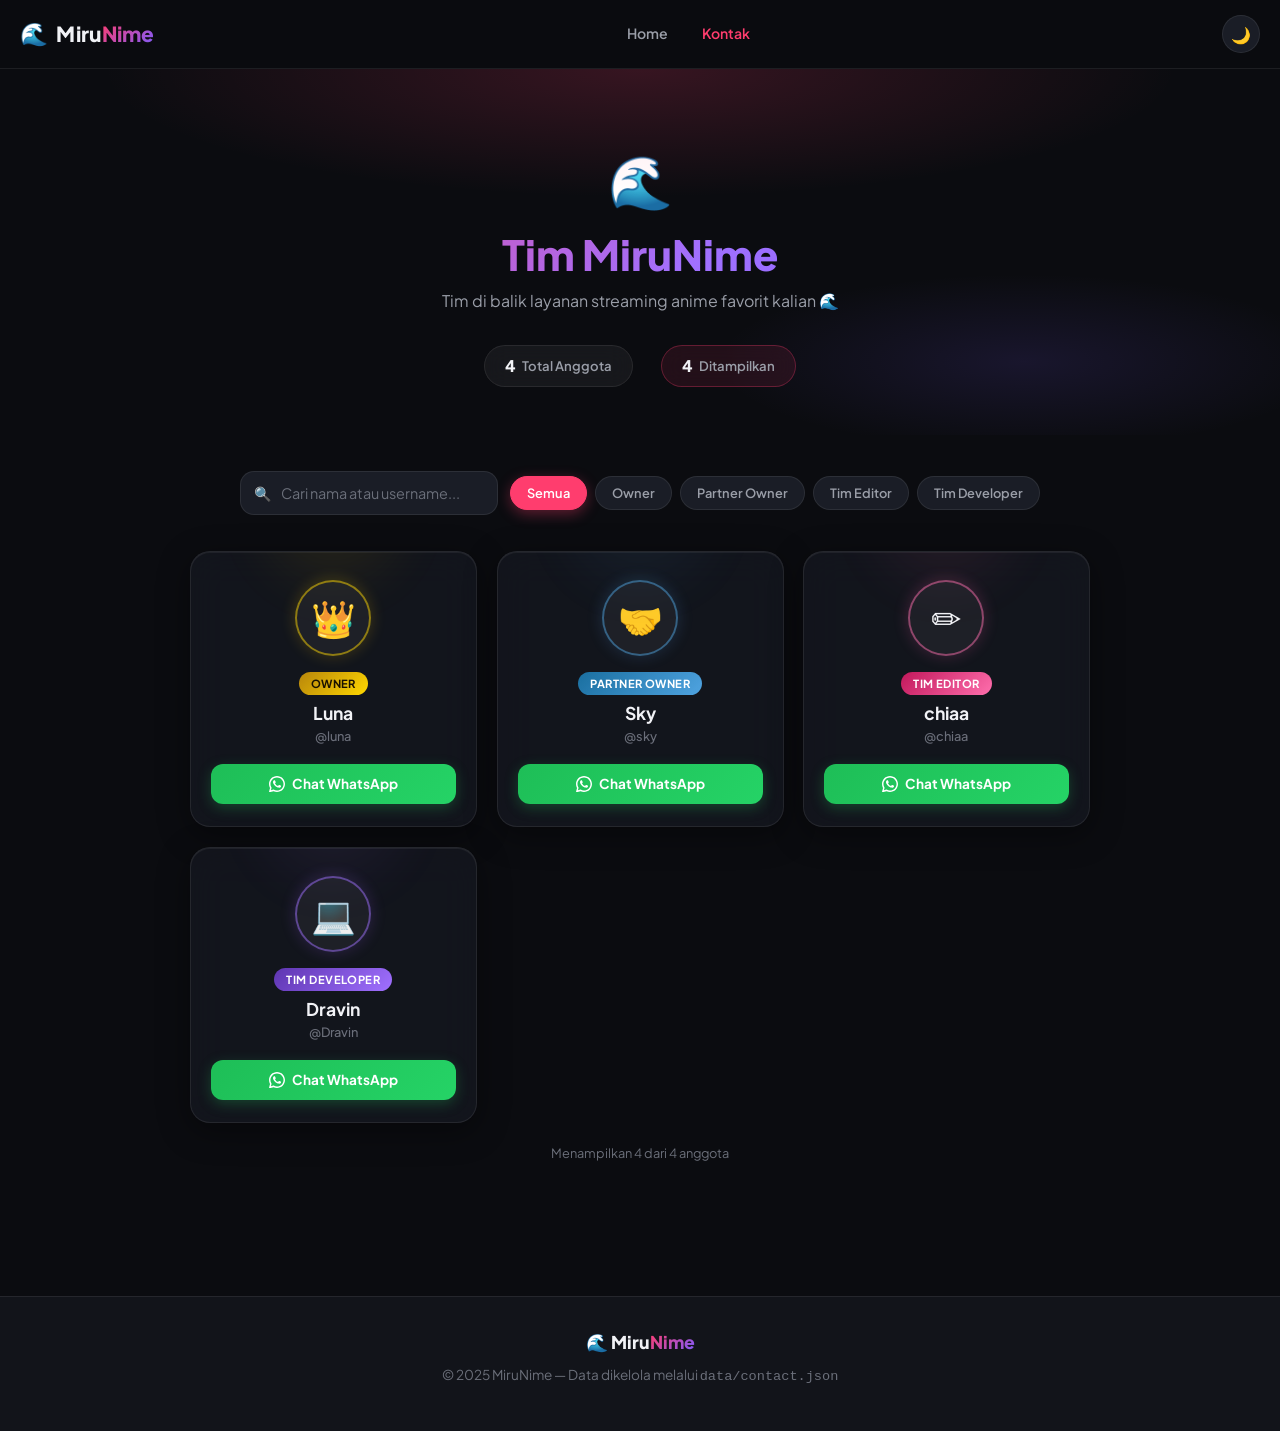
<file: kontak.html>
<!DOCTYPE html>
<html lang="id">
<head>
<meta charset="UTF-8">
<meta name="viewport" content="width=device-width, initial-scale=1.0">
<title>Kontak Tim — MiruNime</title>
<meta name="description" content="Hubungi tim MiruNime — Owner, Developer, dan Editor siap membantu kalian.">
<link rel="icon" href="data:image/svg+xml,<svg xmlns=%22http://www.w3.org/2000/svg%22 viewBox=%220 0 100 100%22><text y=%22.9em%22 font-size=%2290%22>🌊</text></svg>">
<link rel="stylesheet" href="css/style.css">
<style>
  /* ── KONTAK PAGE SPECIFIC ── */
  @import url('https://fonts.googleapis.com/css2?family=Plus+Jakarta+Sans:wght@400;500;600;700;800&display=swap');

  body { font-family: 'Plus Jakarta Sans', 'Segoe UI', system-ui, sans-serif; }

  /* ── HERO ── */
  .kontak-hero {
    position: relative;
    padding: 72px 0 48px;
    text-align: center;
    overflow: hidden;
  }
  .kontak-hero::before {
    content: '';
    position: absolute;
    inset: 0;
    background:
      radial-gradient(ellipse 60% 50% at 50% 0%, rgba(255,61,110,0.18) 0%, transparent 70%),
      radial-gradient(ellipse 40% 40% at 80% 80%, rgba(124,92,255,0.12) 0%, transparent 60%);
    pointer-events: none;
  }
  .hero-wave {
    font-size: 52px;
    margin-bottom: 12px;
    display: block;
    animation: floatWave 3s ease-in-out infinite;
  }
  @keyframes floatWave {
    0%,100% { transform: translateY(0) rotate(-3deg); }
    50%      { transform: translateY(-8px) rotate(3deg); }
  }
  .hero-title {
    font-size: clamp(1.8rem, 4vw, 2.6rem);
    font-weight: 800;
    line-height: 1.15;
    margin: 0 0 10px;
    background: linear-gradient(135deg, #ff3d6e 0%, #a070ff 55%, #7c5cff 100%);
    -webkit-background-clip: text;
    -webkit-text-fill-color: transparent;
    background-clip: text;
  }
  .hero-tagline {
    color: var(--text-dim);
    font-size: 1rem;
    margin: 0 auto;
    max-width: 480px;
  }

  /* ── STATS BAR ── */
  .stats-bar {
    display: flex;
    justify-content: center;
    gap: 28px;
    margin: 32px auto 0;
    flex-wrap: wrap;
  }
  .stat-chip {
    background: rgba(255,255,255,0.05);
    border: 1px solid var(--border);
    backdrop-filter: blur(12px);
    border-radius: 999px;
    padding: 8px 20px;
    font-size: 0.82rem;
    font-weight: 600;
    display: flex;
    align-items: center;
    gap: 6px;
    color: var(--text-dim);
    transition: background .2s;
  }
  .stat-chip .stat-n {
    font-size: 1rem;
    font-weight: 800;
    color: var(--text);
  }
  .stat-chip.active { background: rgba(255,61,110,0.1); border-color: rgba(255,61,110,0.3); }

  /* ── CONTROLS ── */
  .kontak-controls {
    max-width: 800px;
    margin: 36px auto 0;
    display: flex;
    gap: 12px;
    flex-wrap: wrap;
    align-items: center;
  }
  .kontak-search-wrap {
    position: relative;
    flex: 1;
    min-width: 200px;
  }
  .kontak-search-wrap .search-icon {
    position: absolute;
    left: 14px;
    top: 50%;
    transform: translateY(-50%);
    font-size: 14px;
    color: var(--text-faint);
    pointer-events: none;
  }
  .kontak-search {
    width: 100%;
    background: var(--bg-elevated);
    border: 1px solid var(--border);
    border-radius: var(--radius);
    padding: 12px 14px 12px 40px;
    color: var(--text);
    font-size: 0.9rem;
    font-family: inherit;
    outline: none;
    transition: border-color .2s, box-shadow .2s;
  }
  .kontak-search:focus {
    border-color: rgba(255,61,110,0.5);
    box-shadow: 0 0 0 3px rgba(255,61,110,0.1);
  }
  .kontak-search::placeholder { color: var(--text-faint); }

  .filter-group {
    display: flex;
    gap: 8px;
    flex-wrap: wrap;
  }
  .filter-btn {
    background: var(--bg-elevated);
    border: 1px solid var(--border);
    border-radius: 999px;
    padding: 8px 16px;
    color: var(--text-dim);
    font-size: 0.8rem;
    font-weight: 600;
    font-family: inherit;
    cursor: pointer;
    transition: all .2s;
    white-space: nowrap;
  }
  .filter-btn:hover { border-color: rgba(255,255,255,0.2); color: var(--text); }
  .filter-btn.active {
    background: var(--accent);
    border-color: var(--accent);
    color: #fff;
    box-shadow: 0 4px 14px rgba(255,61,110,0.35);
  }

  /* ── GRID ── */
  .team-grid {
    max-width: 900px;
    margin: 36px auto 0;
    display: grid;
    grid-template-columns: repeat(auto-fill, minmax(220px, 1fr));
    gap: 20px;
  }

  /* ── CARD ── */
  .team-card {
    position: relative;
    background: rgba(22,24,33,0.75);
    border: 1px solid rgba(255,255,255,0.08);
    border-radius: 20px;
    padding: 28px 20px 22px;
    text-align: center;
    backdrop-filter: blur(18px) saturate(140%);
    -webkit-backdrop-filter: blur(18px) saturate(140%);
    box-shadow: 0 8px 32px rgba(0,0,0,0.4), inset 0 1px 0 rgba(255,255,255,0.06);
    transition: transform .25s ease, box-shadow .25s ease, border-color .25s ease;
    animation: cardIn .45s ease both;
    overflow: hidden;
  }
  .team-card::before {
    content: '';
    position: absolute;
    top: -40%;
    left: 50%;
    transform: translateX(-50%);
    width: 140px;
    height: 140px;
    border-radius: 50%;
    opacity: 0.07;
    filter: blur(30px);
    pointer-events: none;
    transition: opacity .3s;
  }
  .team-card:hover {
    transform: translateY(-6px);
    box-shadow: 0 20px 50px rgba(0,0,0,0.5), inset 0 1px 0 rgba(255,255,255,0.08);
  }
  .team-card:hover::before { opacity: 0.14; }

  /* per-role glow */
  .team-card[data-role="Owner"]::before         { background: #ffd700; }
  .team-card[data-role="Partner Owner"]::before  { background: #4fa3e0; }
  .team-card[data-role="Tim Editor"]::before     { background: #ff6fad; }
  .team-card[data-role="Tim Developer"]::before  { background: #a070ff; }

  .team-card[data-role="Owner"]:hover        { border-color: rgba(255,215,0,0.3); }
  .team-card[data-role="Partner Owner"]:hover { border-color: rgba(79,163,224,0.3); }
  .team-card[data-role="Tim Editor"]:hover    { border-color: rgba(255,111,173,0.3); }
  .team-card[data-role="Tim Developer"]:hover { border-color: rgba(160,112,255,0.3); }

  @keyframes cardIn {
    from { opacity:0; transform:translateY(24px) scale(0.97); }
    to   { opacity:1; transform:translateY(0)   scale(1); }
  }

  /* ── AVATAR ── */
  .card-avatar {
    width: 76px;
    height: 76px;
    border-radius: 50%;
    margin: 0 auto 14px;
    display: flex;
    align-items: center;
    justify-content: center;
    font-size: 36px;
    background: rgba(255,255,255,0.05);
    border: 2px solid rgba(255,255,255,0.1);
    box-shadow: 0 4px 20px rgba(0,0,0,0.3);
    overflow: hidden;
    transition: transform .25s ease, box-shadow .25s ease;
  }
  .team-card:hover .card-avatar {
    transform: scale(1.08);
    box-shadow: 0 8px 28px rgba(0,0,0,0.45);
  }
  .card-avatar img {
    width: 100%;
    height: 100%;
    object-fit: cover;
    border-radius: 50%;
  }

  /* per-role avatar ring */
  .team-card[data-role="Owner"]        .card-avatar { border-color: rgba(255,215,0,0.5); box-shadow: 0 0 16px rgba(255,215,0,0.2); }
  .team-card[data-role="Partner Owner"] .card-avatar { border-color: rgba(79,163,224,0.5); box-shadow: 0 0 16px rgba(79,163,224,0.2); }
  .team-card[data-role="Tim Editor"]    .card-avatar { border-color: rgba(255,111,173,0.5); box-shadow: 0 0 16px rgba(255,111,173,0.2); }
  .team-card[data-role="Tim Developer"] .card-avatar { border-color: rgba(160,112,255,0.5); box-shadow: 0 0 16px rgba(160,112,255,0.2); }

  /* ── ROLE BADGE ── */
  .role-badge {
    display: inline-block;
    padding: 3px 12px;
    border-radius: 999px;
    font-size: 0.7rem;
    font-weight: 700;
    letter-spacing: 0.04em;
    text-transform: uppercase;
    margin-bottom: 8px;
  }
  .badge-owner         { background: linear-gradient(135deg, #b8860b, #ffd700); color: #1a1200; }
  .badge-partner-owner { background: linear-gradient(135deg, #1a6fa0, #4fa3e0); color: #fff; }
  .badge-tim-editor    { background: linear-gradient(135deg, #c2185b, #ff6fad); color: #fff; }
  .badge-tim-developer { background: linear-gradient(135deg, #5e35b1, #a070ff); color: #fff; }

  /* ── CARD TEXT ── */
  .card-name {
    font-size: 1.1rem;
    font-weight: 700;
    color: var(--text);
    margin: 0 0 3px;
    line-height: 1.2;
  }
  .card-handle {
    font-size: 0.8rem;
    color: var(--text-faint);
    margin: 0 0 18px;
    font-weight: 500;
  }

  /* ── WA BUTTON ── */
  .wa-btn {
    display: flex;
    align-items: center;
    justify-content: center;
    gap: 7px;
    width: 100%;
    padding: 10px 0;
    border-radius: 12px;
    border: none;
    background: linear-gradient(135deg, #1ebe57, #25d366);
    color: #fff;
    font-size: 0.85rem;
    font-weight: 700;
    font-family: inherit;
    cursor: pointer;
    text-decoration: none;
    transition: filter .2s, transform .15s, box-shadow .2s;
    box-shadow: 0 4px 14px rgba(37,211,102,0.25);
  }
  .wa-btn:hover {
    filter: brightness(1.1);
    transform: translateY(-1px);
    box-shadow: 0 6px 20px rgba(37,211,102,0.4);
  }
  .wa-btn:active { transform: translateY(0); }
  .wa-btn svg { flex-shrink: 0; }

  /* ── EMPTY STATE ── */
  .empty-state {
    grid-column: 1 / -1;
    text-align: center;
    padding: 60px 20px;
    animation: cardIn .4s ease;
  }
  .empty-icon { font-size: 52px; margin-bottom: 16px; display: block; }
  .empty-title { font-size: 1.1rem; font-weight: 700; color: var(--text); margin: 0 0 6px; }
  .empty-desc { font-size: 0.88rem; color: var(--text-faint); margin: 0; }

  /* ── ERROR STATE ── */
  .error-state {
    max-width: 420px;
    margin: 48px auto;
    background: rgba(255,77,77,0.08);
    border: 1px solid rgba(255,77,77,0.25);
    border-radius: var(--radius);
    padding: 32px 24px;
    text-align: center;
    animation: cardIn .4s ease;
  }
  .error-icon { font-size: 40px; margin-bottom: 12px; display: block; }
  .error-title { font-size: 1rem; font-weight: 700; color: #ff4d4d; margin: 0 0 6px; }
  .error-desc { font-size: 0.84rem; color: var(--text-dim); margin: 0 0 18px; }
  .error-retry {
    background: #ff4d4d;
    color: #fff;
    border: none;
    border-radius: var(--radius-sm);
    padding: 9px 22px;
    font-size: 0.85rem;
    font-weight: 700;
    font-family: inherit;
    cursor: pointer;
    transition: filter .2s;
  }
  .error-retry:hover { filter: brightness(1.15); }

  /* ── SKELETON ── */
  .skeleton-card {
    background: var(--bg-elevated);
    border: 1px solid var(--border);
    border-radius: 20px;
    padding: 28px 20px 22px;
    text-align: center;
  }
  .skel {
    background: linear-gradient(90deg, var(--skeleton-base) 25%, var(--skeleton-shine) 50%, var(--skeleton-base) 75%);
    background-size: 200% 100%;
    animation: shimmer 1.4s infinite;
    border-radius: 999px;
    margin: 0 auto;
  }
  @keyframes shimmer {
    from { background-position: 200% 0; }
    to   { background-position: -200% 0; }
  }
  .skel-circle  { width:76px; height:76px; border-radius:50%; margin-bottom:14px; }
  .skel-badge   { width:90px; height:20px; margin-bottom:8px; }
  .skel-name    { width:120px; height:18px; margin-bottom:6px; }
  .skel-handle  { width:80px; height:14px; margin-bottom:18px; }
  .skel-btn     { width:100%; height:38px; border-radius:12px; }

  /* ── SECTION WRAPPER ── */
  .kontak-section {
    padding: 0 20px 80px;
  }

  /* ── BACK LINK ── */
  .back-link {
    display: inline-flex;
    align-items: center;
    gap: 6px;
    color: var(--text-dim);
    font-size: 0.85rem;
    font-weight: 600;
    margin-bottom: 0;
    padding: 10px 0;
    transition: color .2s;
    text-decoration: none;
  }
  .back-link:hover { color: var(--accent); }

  /* ── RESULT COUNT ── */
  .result-count {
    font-size: 0.8rem;
    color: var(--text-faint);
    text-align: center;
    margin-top: 20px;
    min-height: 1.2em;
  }

  @media (max-width: 600px) {
    .kontak-controls { flex-direction: column; }
    .filter-group    { justify-content: center; }
    .team-grid       { grid-template-columns: repeat(2, 1fr); gap: 14px; }
    .stats-bar       { gap: 10px; }
  }
  @media (max-width: 380px) {
    .team-grid { grid-template-columns: 1fr; }
  }

  @media (prefers-reduced-motion: reduce) {
    .team-card, .hero-wave, .skel, .card-avatar { animation: none !important; transition: none !important; }
  }
</style>
</head>
<body>

<!-- ===================== HEADER ===================== -->
<header class="site-header" id="siteHeader">
  <div class="header-inner container">
    <a href="index.html" class="brand">
      <span class="brand-mark">🌊</span>
      <span class="brand-text">Miru<span class="accent">Nime</span></span>
    </a>
    <nav class="main-nav">
      <a href="index.html" class="nav-link">Home</a>
      <a href="kontak.html" class="nav-link" style="color:var(--accent)">Kontak</a>
    </nav>
    <div class="header-actions">
      <button id="themeToggle" class="icon-btn" aria-label="Ganti tema">🌙</button>
      <button id="mobileMenuBtn" class="icon-btn hamburger" aria-label="Menu">☰</button>
    </div>
  </div>
  <div class="mobile-nav" id="mobileNav">
    <a href="index.html">🏠 Home</a>
    <a href="kontak.html" style="color:var(--accent)">📞 Kontak</a>
  </div>
</header>

<!-- ===================== KONTAK PAGE ===================== -->
<main>
  <!-- HERO -->
  <section class="kontak-hero container">
    <span class="hero-wave">🌊</span>
    <h1 class="hero-title" id="heroTitle">Tim MiruNime</h1>
    <p class="hero-tagline" id="heroTagline">Memuat data...</p>

    <!-- STATS -->
    <div class="stats-bar" id="statsBar">
      <div class="stat-chip"><span class="stat-n" id="statTotal">—</span> Total Anggota</div>
      <div class="stat-chip active" id="statShown"><span class="stat-n" id="statShownN">—</span> Ditampilkan</div>
    </div>
  </section>

  <!-- CONTROLS -->
  <section class="kontak-section">
    <div class="container">
      <div class="kontak-controls" id="controls" style="display:none">
        <div class="kontak-search-wrap">
          <span class="search-icon">🔍</span>
          <input type="text" class="kontak-search" id="searchMember" placeholder="Cari nama atau username...">
        </div>
        <div class="filter-group" id="filterGroup">
          <button class="filter-btn active" data-filter="all">Semua</button>
        </div>
      </div>

      <!-- TEAM GRID -->
      <div class="team-grid" id="teamGrid">
        <!-- skeleton placeholders -->
        ${[0,1,2,3].map(() => `
        <div class="skeleton-card">
          <div class="skel skel-circle"></div>
          <div class="skel skel-badge"></div>
          <div class="skel skel-name"></div>
          <div class="skel skel-handle"></div>
          <div class="skel skel-btn"></div>
        </div>`).join('')}
      </div>

      <p class="result-count" id="resultCount"></p>
    </div>
  </section>
</main>

<!-- ===================== FOOTER ===================== -->
<footer class="site-footer">
  <div class="container footer-inner">
    <div class="footer-brand">🌊 Miru<span class="accent">Nime</span></div>
    <p class="footer-copy">© 2025 MiruNime — Data dikelola melalui <code>data/contact.json</code></p>
  </div>
</footer>

<script>
/* ============================================================
   KONTAK.HTML — Dynamic team page powered by data/contact.json
   ============================================================ */

const BADGE_CLASS = {
  'Owner':          'badge-owner',
  'Partner Owner':  'badge-partner-owner',
  'Tim Editor':     'badge-tim-editor',
  'Tim Developer':  'badge-tim-developer',
};

// Detect if value is an image path or emoji
function isImagePath(avatar) {
  return /\.(jpe?g|png|webp|gif|svg|avif)$/i.test(avatar);
}

function buildAvatarHTML(avatar) {
  if (isImagePath(avatar)) {
    return `<img src="${avatar}" alt="Avatar" onerror="this.parentElement.textContent='👤'">`;
  }
  return `<span>${avatar}</span>`;
}

function buildBadgeClass(role) {
  return BADGE_CLASS[role] || 'badge-tim-developer';
}

function buildCard(member, delay) {
  const badgeCls = buildBadgeClass(member.role);
  const avatarHTML = buildAvatarHTML(member.avatar);
  const waHref = `https://wa.me/${member.wa}`;
  return `
    <div class="team-card" data-role="${member.role}" data-name="${member.name.toLowerCase()}" data-handle="${member.handle.toLowerCase()}" style="animation-delay:${delay}ms">
      <div class="card-avatar">${avatarHTML}</div>
      <span class="role-badge ${badgeCls}">${member.role}</span>
      <p class="card-name">${member.name}</p>
      <p class="card-handle">${member.handle}</p>
      <a class="wa-btn" href="${waHref}" target="_blank" rel="noopener">
        <svg width="16" height="16" viewBox="0 0 24 24" fill="currentColor"><path d="M17.472 14.382c-.297-.149-1.758-.867-2.03-.967-.273-.099-.471-.148-.67.15-.197.297-.767.966-.94 1.164-.173.199-.347.223-.644.075-.297-.15-1.255-.463-2.39-1.475-.883-.788-1.48-1.761-1.653-2.059-.173-.297-.018-.458.13-.606.134-.133.298-.347.446-.52.149-.174.198-.298.298-.497.099-.198.05-.371-.025-.52-.075-.149-.669-1.612-.916-2.207-.242-.579-.487-.5-.669-.51-.173-.008-.371-.01-.57-.01-.198 0-.52.074-.792.372-.272.297-1.04 1.016-1.04 2.479 0 1.462 1.065 2.875 1.213 3.074.149.198 2.096 3.2 5.077 4.487.709.306 1.262.489 1.694.625.712.227 1.36.195 1.871.118.571-.085 1.758-.719 2.006-1.413.248-.694.248-1.289.173-1.413-.074-.124-.272-.198-.57-.347z"/><path d="M12 0C5.373 0 0 5.373 0 12c0 2.116.554 4.103 1.523 5.828L.057 23.786a.5.5 0 0 0 .616.637l6.197-1.625A11.94 11.94 0 0 0 12 24c6.627 0 12-5.373 12-12S18.627 0 12 0zm0 21.818a9.79 9.79 0 0 1-5.027-1.383l-.36-.214-3.728.978.996-3.641-.235-.374A9.794 9.794 0 0 1 2.182 12C2.182 6.57 6.57 2.182 12 2.182S21.818 6.57 21.818 12 17.43 21.818 12 21.818z"/></svg>
        Chat WhatsApp
      </a>
    </div>`;
}

function buildError(msg) {
  return `
    <div class="error-state" style="grid-column:1/-1">
      <span class="error-icon">😵</span>
      <p class="error-title">Gagal memuat data tim</p>
      <p class="error-desc">${msg}</p>
      <button class="error-retry" onclick="init()">Coba Lagi</button>
    </div>`;
}

function buildEmpty(query) {
  return `
    <div class="empty-state">
      <span class="empty-icon">🔍</span>
      <p class="empty-title">Tidak ditemukan</p>
      <p class="empty-desc">Tidak ada anggota yang cocok dengan "<strong>${query}</strong>"</p>
    </div>`;
}

/* ── State ── */
let allMembers = [];
let activeFilter = 'all';
let searchQuery  = '';

function getFiltered() {
  return allMembers.filter(m => {
    const matchFilter = activeFilter === 'all' || m.role === activeFilter;
    const q = searchQuery.toLowerCase();
    const matchSearch = !q
      || m.name.toLowerCase().includes(q)
      || m.handle.toLowerCase().includes(q)
      || m.role.toLowerCase().includes(q);
    return matchFilter && matchSearch;
  });
}

function renderGrid() {
  const grid    = document.getElementById('teamGrid');
  const filtered = getFiltered();
  const count   = document.getElementById('resultCount');
  const shownN  = document.getElementById('statShownN');

  if (!filtered.length) {
    grid.innerHTML = buildEmpty(searchQuery || activeFilter);
  } else {
    grid.innerHTML = filtered.map((m, i) => buildCard(m, i * 60)).join('');
  }

  shownN.textContent = filtered.length;
  count.textContent  = filtered.length
    ? `Menampilkan ${filtered.length} dari ${allMembers.length} anggota`
    : '';
}

function buildFilters(roles) {
  const group = document.getElementById('filterGroup');
  // keep "Semua" button
  const all = group.querySelector('[data-filter="all"]');
  group.innerHTML = '';
  group.appendChild(all);

  roles.forEach(role => {
    const btn = document.createElement('button');
    btn.className = 'filter-btn';
    btn.dataset.filter = role;
    btn.textContent = role;
    btn.addEventListener('click', () => {
      activeFilter = role;
      document.querySelectorAll('.filter-btn').forEach(b => b.classList.remove('active'));
      btn.classList.add('active');
      renderGrid();
    });
    group.appendChild(btn);
  });

  all.addEventListener('click', () => {
    activeFilter = 'all';
    document.querySelectorAll('.filter-btn').forEach(b => b.classList.remove('active'));
    all.classList.add('active');
    renderGrid();
  });
}

async function init() {
  const grid = document.getElementById('teamGrid');
  // show skeleton
  grid.innerHTML = [0,1,2,3].map(() => `
    <div class="skeleton-card">
      <div class="skel skel-circle"></div>
      <div class="skel skel-badge"></div>
      <div class="skel skel-name"></div>
      <div class="skel skel-handle"></div>
      <div class="skel skel-btn"></div>
    </div>`).join('');

  try {
    const res = await fetch('data/contact.json');
    if (!res.ok) throw new Error(`HTTP ${res.status} — ${res.statusText}`);
    const data = await res.json();

    // populate hero
    document.getElementById('heroTitle').textContent   = `Tim ${data.site}`;
    document.getElementById('heroTagline').textContent = data.tagline;
    document.title = `Kontak Tim — ${data.site}`;

    allMembers = data.team || [];
    document.getElementById('statTotal').textContent  = allMembers.length;
    document.getElementById('statShownN').textContent = allMembers.length;

    // build filters from unique roles
    const roles = [...new Set(allMembers.map(m => m.role))];
    buildFilters(roles);

    // show controls
    document.getElementById('controls').style.display = '';

    renderGrid();
  } catch (err) {
    grid.innerHTML = buildError(err.message);
    document.getElementById('controls').style.display = 'none';
  }
}

// search listener
document.getElementById('searchMember').addEventListener('input', e => {
  searchQuery = e.target.value.trim();
  renderGrid();
});

/* ── Theme toggle (mirrors index.html behaviour) ── */
(function () {
  const toggle = document.getElementById('themeToggle');
  const saved  = localStorage.getItem('theme');
  if (saved === 'light') {
    document.documentElement.setAttribute('data-theme', 'light');
    toggle.textContent = '🌞';
  }
  toggle.addEventListener('click', () => {
    const isLight = document.documentElement.getAttribute('data-theme') === 'light';
    document.documentElement.setAttribute('data-theme', isLight ? '' : 'light');
    toggle.textContent = isLight ? '🌙' : '🌞';
    localStorage.setItem('theme', isLight ? 'dark' : 'light');
  });
})();

/* ── Mobile menu ── */
document.getElementById('mobileMenuBtn').addEventListener('click', () => {
  document.getElementById('mobileNav').classList.toggle('open');
});

// kick off
init();
</script>
</body>
</html>
</file>
<file: css/style.css>
/* ============ ROOT & THEME ============ */
:root{
  --bg: #0b0c10;
  --bg-soft: #12141a;
  --bg-elevated: #1a1d26;
  --bg-card: #161821;
  --border: rgba(255,255,255,0.08);
  --text: #f1f2f6;
  --text-dim: #9a9ea8;
  --text-faint: #6b6f7a;
  --accent: #ff3d6e;
  --accent-2: #7c5cff;
  --accent-grad: linear-gradient(135deg, #ff3d6e 0%, #7c5cff 100%);
  --success: #2ecc71;
  --warn: #f1c40f;
  --danger: #ff4d4d;
  --radius: 14px;
  --radius-sm: 8px;
  --shadow: 0 10px 30px rgba(0,0,0,0.35);
  --header-h: 68px;
  --skeleton-base: #1c1f29;
  --skeleton-shine: #262a37;
  --maxw: 1400px;
}

[data-theme="light"]{
  --bg: #f4f5f8;
  --bg-soft: #ffffff;
  --bg-elevated: #ffffff;
  --bg-card: #ffffff;
  --border: rgba(0,0,0,0.08);
  --text: #14151a;
  --text-dim: #5b5e68;
  --text-faint: #8a8d96;
  --shadow: 0 10px 30px rgba(20,21,26,0.08);
  --skeleton-base: #e9eaee;
  --skeleton-shine: #f4f5f8;
}

*{box-sizing:border-box;}
html,body{margin:0;padding:0;}
body{
  background:var(--bg);
  color:var(--text);
  font-family:'Segoe UI', system-ui, -apple-system, "Helvetica Neue", Arial, sans-serif;
  line-height:1.5;
  transition:background .25s ease, color .25s ease;
  min-height:100vh;
}
a{color:inherit;text-decoration:none;}
img{max-width:100%;display:block;}
button{font-family:inherit;cursor:pointer;}
.container{
  max-width:var(--maxw);
  margin:0 auto;
  padding:0 20px;
}
::-webkit-scrollbar{width:10px;height:10px;}
::-webkit-scrollbar-track{background:transparent;}
::-webkit-scrollbar-thumb{background:var(--border);border-radius:10px;}

/* ============ HEADER ============ */
.site-header{
  position:sticky;
  top:0;
  z-index:100;
  background:rgba(11,12,16,0.85);
  backdrop-filter:blur(14px) saturate(140%);
  border-bottom:1px solid var(--border);
}
[data-theme="light"] .site-header{background:rgba(255,255,255,0.85);}
.header-inner{
  height:var(--header-h);
  display:flex;
  align-items:center;
  justify-content:space-between;
  gap:20px;
}
.brand{
  display:flex;align-items:center;gap:8px;
  font-size:1.3rem;font-weight:800;flex-shrink:0;
  letter-spacing:.3px;
}
.brand-mark{font-size:1.4rem;}
.accent{
  background:var(--accent-grad);
  -webkit-background-clip:text;background-clip:text;color:transparent;
}
.search-wrap{
  flex:1;
  max-width:480px;
  position:relative;
}
.search-input{
  width:100%;
  background:var(--bg-elevated);
  border:1px solid var(--border);
  color:var(--text);
  padding:10px 38px 10px 16px;
  border-radius:999px;
  font-size:.92rem;
  outline:none;
  transition:border-color .2s, box-shadow .2s;
}
.search-input:focus{
  border-color:var(--accent);
  box-shadow:0 0 0 3px rgba(255,61,110,0.15);
}
.search-clear{
  position:absolute;right:8px;top:50%;transform:translateY(-50%);
  background:none;border:none;color:var(--text-faint);
  font-size:.8rem;width:26px;height:26px;border-radius:50%;
  display:none;align-items:center;justify-content:center;
}
.search-wrap.has-value .search-clear{display:flex;}
.search-results{
  position:absolute;top:calc(100% + 8px);left:0;right:0;
  background:var(--bg-elevated);
  border:1px solid var(--border);
  border-radius:var(--radius);
  box-shadow:var(--shadow);
  max-height:420px;overflow-y:auto;
  display:none;
  z-index:50;
}
.search-results.show{display:block;}
.search-result-item{
  display:flex;gap:12px;align-items:center;
  padding:10px 14px;
  border-bottom:1px solid var(--border);
  transition:background .15s;
}
.search-result-item:last-child{border-bottom:none;}
.search-result-item:hover{background:var(--bg-card);}
.search-result-item img{
  width:42px;height:58px;object-fit:cover;border-radius:6px;flex-shrink:0;
  background:var(--skeleton-base);
}
.search-result-item .sri-title{font-size:.87rem;font-weight:600;line-height:1.3;}
.search-empty{padding:18px;text-align:center;color:var(--text-faint);font-size:.85rem;}
.search-see-all{
  display:block;text-align:center;
  padding:11px 14px;
  font-size:.85rem;font-weight:600;
  color:var(--accent);
  border-top:1px solid var(--border);
  transition:background .15s;
}
.search-see-all:hover{background:var(--bg-card);}

.main-nav{display:flex;gap:6px;flex-shrink:0;}
.nav-link{
  padding:8px 14px;border-radius:999px;font-size:.88rem;font-weight:600;
  color:var(--text-dim);transition:all .2s;
}
.nav-link:hover{color:var(--text);background:var(--bg-elevated);}
.nav-link.active{color:#fff;background:var(--accent-grad);}

.header-actions{display:flex;align-items:center;gap:8px;flex-shrink:0;}
.icon-btn{
  width:38px;height:38px;border-radius:50%;
  border:1px solid var(--border);
  background:var(--bg-elevated);
  color:var(--text);
  display:flex;align-items:center;justify-content:center;
  font-size:1rem;
  transition:transform .2s, background .2s;
}
.icon-btn:hover{transform:translateY(-2px);background:var(--bg-card);}
.hamburger{display:none;}
.mobile-nav{
  display:none;
  flex-direction:column;
  background:var(--bg-soft);
  border-bottom:1px solid var(--border);
}
.mobile-nav a{
  padding:14px 20px;border-bottom:1px solid var(--border);
  font-weight:600;font-size:.95rem;color:var(--text-dim);
}
.mobile-nav a.active{color:var(--accent);}
.mobile-nav.show{display:flex;}

@media (max-width: 900px){
  .header-inner{padding-right:12px;}
  .main-nav{display:none;}
  .hamburger{display:flex;}
  .search-wrap{display:none;}
  .search-wrap.mobile-show{
    display:block;position:absolute;left:12px;right:12px;top:calc(var(--header-h) + 6px);
    max-width:none;z-index:90;
  }
}

/* ============ LAYOUT / SECTIONS ============ */
#app{min-height:60vh;padding:24px 20px 60px;}
.section{margin-bottom:46px;}
.section-head{
  display:flex;align-items:center;justify-content:space-between;
  margin-bottom:16px;
}
.section-title{
  font-size:1.25rem;font-weight:800;display:flex;align-items:center;gap:8px;
}
.section-title .bar{
  width:5px;height:20px;border-radius:4px;background:var(--accent-grad);display:inline-block;
}
.section-link{font-size:.85rem;color:var(--accent);font-weight:600;}

/* ============ HERO / CAROUSEL ============ */
.carousel{
  position:relative;
  border-radius:var(--radius);
  overflow:hidden;
  height:380px;
  background:var(--bg-card);
  box-shadow:var(--shadow);
}
.carousel-track{
  display:flex;height:100%;
  transition:transform .55s cubic-bezier(.65,0,.35,1);
}
.carousel-slide{
  position:relative;
  min-width:100%;height:100%;
  display:flex;align-items:flex-end;
  background-size:cover;background-position:center top;
}
.carousel-slide::before{
  content:"";position:absolute;inset:0;
  background:linear-gradient(180deg, rgba(11,12,16,0) 0%, rgba(11,12,16,0.55) 55%, rgba(11,12,16,0.95) 100%);
}
.carousel-info{position:relative;z-index:2;padding:28px 32px;max-width:640px;}
.carousel-badge{
  display:inline-block;background:var(--accent-grad);color:#fff;
  font-size:.72rem;font-weight:700;padding:4px 12px;border-radius:999px;
  margin-bottom:10px;letter-spacing:.5px;text-transform:uppercase;
}
.carousel-title{font-size:1.7rem;font-weight:800;color:#fff;margin:0 0 10px;line-height:1.25;text-shadow:0 2px 8px rgba(0,0,0,.4);}
.carousel-cta{
  display:inline-flex;align-items:center;gap:8px;
  background:#fff;color:#111;font-weight:700;font-size:.88rem;
  padding:10px 20px;border-radius:999px;margin-top:6px;
  transition:transform .2s;
}
.carousel-cta:hover{transform:scale(1.04);}
.carousel-dots{
  position:absolute;bottom:16px;right:24px;z-index:3;
  display:flex;gap:6px;
}
.carousel-dot{
  width:8px;height:8px;border-radius:50%;background:rgba(255,255,255,.4);
  border:none;padding:0;cursor:pointer;transition:all .25s;
}
.carousel-dot.active{background:#fff;width:22px;border-radius:5px;}
.carousel-nav-btn{
  position:absolute;top:50%;transform:translateY(-50%);z-index:3;
  width:40px;height:40px;border-radius:50%;
  background:rgba(0,0,0,0.35);color:#fff;border:1px solid rgba(255,255,255,.2);
  font-size:1.1rem;display:flex;align-items:center;justify-content:center;
  backdrop-filter:blur(4px);
}
.carousel-nav-btn.prev{left:14px;}
.carousel-nav-btn.next{right:14px;}
.carousel-nav-btn:hover{background:rgba(0,0,0,.6);}

@media (max-width:700px){
  .carousel{height:300px;}
  .carousel-title{font-size:1.25rem;}
  .carousel-info{padding:20px;}
}

/* ============ ANIME GRID ============ */
.anime-grid{
  display:grid;
  grid-template-columns:repeat(auto-fill, minmax(160px, 1fr));
  gap:18px;
}
.anime-card{
  background:var(--bg-card);
  border-radius:var(--radius-sm);
  overflow:hidden;
  border:1px solid var(--border);
  transition:transform .25s ease, box-shadow .25s ease, border-color .25s;
  position:relative;
}
.anime-card:hover{
  transform:translateY(-6px);
  box-shadow:var(--shadow);
  border-color:rgba(255,61,110,0.4);
}
.anime-card-cover{
  position:relative;
  aspect-ratio:2/3;
  overflow:hidden;
  background:var(--skeleton-base);
}
.anime-card-cover img{
  width:100%;height:100%;object-fit:cover;
  transition:transform .4s ease;
}
.anime-card:hover .anime-card-cover img{transform:scale(1.08);}
.anime-card-badge{
  position:absolute;top:8px;left:8px;
  background:var(--accent-grad);color:#fff;
  font-size:.65rem;font-weight:700;padding:3px 8px;border-radius:6px;
  z-index:2;
}
.anime-card-bookmark{
  position:absolute;top:8px;right:8px;z-index:2;
  width:30px;height:30px;border-radius:50%;
  background:rgba(0,0,0,0.5);color:#fff;border:none;
  display:flex;align-items:center;justify-content:center;font-size:.95rem;
  backdrop-filter:blur(3px);
  transition:background .2s, transform .2s;
}
.anime-card-bookmark:hover{transform:scale(1.1);}
.anime-card-bookmark.active{color:var(--accent);background:rgba(255,255,255,0.9);}
.anime-card-body{padding:10px 12px 12px;}
.anime-card-title{
  font-size:.86rem;font-weight:700;
  display:-webkit-box;-webkit-line-clamp:2;-webkit-box-orient:vertical;overflow:hidden;
  line-height:1.35;min-height:2.4em;
}
.anime-card-meta{
  margin-top:6px;display:flex;align-items:center;gap:6px;
  font-size:.74rem;color:var(--text-faint);
}

/* ============ SKELETON ============ */
.skeleton{
  background:linear-gradient(110deg, var(--skeleton-base) 8%, var(--skeleton-shine) 18%, var(--skeleton-base) 33%);
  background-size:200% 100%;
  animation:shine 1.4s linear infinite;
  border-radius:6px;
}
@keyframes shine{
  to{background-position-x:-200%;}
}
.skeleton-card{
  background:var(--bg-card);border-radius:var(--radius-sm);overflow:hidden;border:1px solid var(--border);
}
.skeleton-cover{aspect-ratio:2/3;}
.skeleton-line{height:12px;margin:10px 12px 0;}
.skeleton-line.w60{width:60%;}
.skeleton-line.w40{margin-bottom:12px;width:40%;}

/* ============ GENRE CHIPS ============ */
.chip-row{display:flex;flex-wrap:wrap;gap:8px;}
.chip{
  padding:7px 16px;border-radius:999px;font-size:.82rem;font-weight:600;
  background:var(--bg-elevated);border:1px solid var(--border);color:var(--text-dim);
  transition:all .2s;
}
.chip:hover{color:var(--text);border-color:var(--accent);}
.chip.active{background:var(--accent-grad);color:#fff;border-color:transparent;}

/* ============ DETAIL PAGE ============ */
.detail-hero{
  position:relative;border-radius:var(--radius);overflow:hidden;
  margin-bottom:28px;background:var(--bg-card);
}
.detail-hero-bg{
  position:absolute;inset:0;background-size:cover;background-position:center;
  filter:blur(2px) brightness(.5);transform:scale(1.05);
}
.detail-hero-overlay{
  position:relative;z-index:1;
  background:linear-gradient(180deg, rgba(11,12,16,.3), var(--bg) 95%);
  padding:32px 24px;
  display:flex;gap:24px;flex-wrap:wrap;
}
.detail-cover{
  width:190px;flex-shrink:0;border-radius:var(--radius-sm);
  overflow:hidden;box-shadow:0 12px 30px rgba(0,0,0,.5);
  aspect-ratio:2/3;background:var(--skeleton-base);
}
.detail-cover img{width:100%;height:100%;object-fit:cover;}
.detail-info{flex:1;min-width:240px;}
.detail-title{font-size:1.8rem;font-weight:800;margin:0 0 10px;line-height:1.25;}
.detail-stats{display:flex;flex-wrap:wrap;gap:10px;margin-bottom:14px;}
.stat-pill{
  display:flex;align-items:center;gap:6px;
  background:var(--bg-elevated);border:1px solid var(--border);
  padding:7px 14px;border-radius:999px;font-size:.82rem;font-weight:600;
}
.stat-pill .ic{font-size:.95rem;}
.genre-badges{display:flex;flex-wrap:wrap;gap:8px;margin-bottom:16px;}
.genre-badge{
  font-size:.75rem;font-weight:700;padding:5px 12px;border-radius:999px;
  background:rgba(124,92,255,0.15);color:#a99bff;border:1px solid rgba(124,92,255,0.35);
}
[data-theme="light"] .genre-badge{background:rgba(124,92,255,0.1);color:#5c3fd6;}
.detail-synopsis{
  color:var(--text-dim);font-size:.92rem;line-height:1.7;max-width:760px;
}
.detail-actions{display:flex;gap:10px;margin-top:18px;flex-wrap:wrap;}
.btn{
  border:none;border-radius:999px;padding:11px 22px;font-weight:700;font-size:.88rem;
  display:inline-flex;align-items:center;gap:8px;transition:transform .2s, opacity .2s;
}
.btn:hover{transform:translateY(-2px);}
.btn-primary{background:var(--accent-grad);color:#fff;}
.btn-outline{background:var(--bg-elevated);color:var(--text);border:1px solid var(--border);}
.btn-outline.active{border-color:var(--accent);color:var(--accent);}

.episode-list-wrap{margin-top:10px;}
.episode-list{
  display:grid;grid-template-columns:repeat(auto-fill, minmax(140px,1fr));
  gap:10px;
}
.episode-pill{
  background:var(--bg-card);border:1px solid var(--border);border-radius:var(--radius-sm);
  padding:12px 14px;font-weight:700;font-size:.85rem;text-align:center;
  transition:all .2s;position:relative;
}
.episode-pill:hover{border-color:var(--accent);color:var(--accent);transform:translateY(-2px);}
.episode-pill.watched::after{
  content:"✓";position:absolute;top:4px;right:6px;font-size:.7rem;color:var(--success);
}

/* ============ EPISODE / WATCH PAGE (v2) ============ */
.watch-layout-v2{display:flex;flex-direction:column;gap:0;max-width:900px;margin:0 auto;}

.player-wrap{
  background:#000;border-radius:var(--radius);overflow:hidden;box-shadow:var(--shadow);
  position:relative;
}
.player-wrap video{width:100%;display:block;aspect-ratio:16/9;background:#000;}
.player-overlay-msg{
  position:absolute;inset:0;display:flex;align-items:center;justify-content:center;
  color:#fff;background:rgba(0,0,0,.6);font-size:.9rem;flex-direction:column;gap:10px;
}

/* Tab bar */
.watch-tab-bar{
  display:flex;border-bottom:1px solid var(--border);margin-top:2px;
}
.watch-tab{
  flex:1;padding:14px 8px;background:none;border:none;border-bottom:2px solid transparent;
  font-weight:700;font-size:.88rem;color:var(--text-faint);transition:all .15s;
}
.watch-tab.active{color:var(--text);border-bottom-color:var(--accent);}
.watch-tab:disabled{opacity:.4;cursor:not-allowed;}

/* Episode info card */
.ep-info-card{
  background:var(--bg-card);border:1px solid var(--border);border-radius:var(--radius);
  padding:18px;margin:16px 0;
}
.ep-info-card-head{display:flex;justify-content:space-between;align-items:flex-start;gap:14px;}
.ep-info-badge{
  display:inline-block;background:var(--accent-grad);color:#fff;font-size:.72rem;font-weight:800;
  padding:4px 11px;border-radius:999px;margin-bottom:8px;
}
.ep-info-title{font-size:1.1rem;font-weight:800;margin-bottom:6px;}
.ep-info-meta{font-size:.8rem;color:var(--text-faint);}
.ep-info-btn{
  width:38px;height:38px;border-radius:50%;flex-shrink:0;
  background:var(--bg-elevated);border:1px solid var(--border);color:var(--text-dim);
  display:flex;align-items:center;justify-content:center;transition:all .15s;
}
.ep-info-btn:hover{border-color:var(--accent);color:var(--accent);}

.ep-action-row{display:flex;gap:10px;align-items:center;margin-top:16px;flex-wrap:wrap;}
.ep-like-btn{
  display:flex;align-items:center;gap:8px;
  background:var(--bg-elevated);border:1px solid var(--border);
  padding:10px 18px;border-radius:999px;font-weight:700;font-size:.85rem;color:var(--text-dim);
  transition:all .2s;
}
.ep-like-btn.liked{color:var(--accent);border-color:var(--accent);}
.ep-like-btn:hover{transform:translateY(-2px);}
.ep-like-count{
  background:rgba(255,255,255,.08);padding:2px 9px;border-radius:999px;font-size:.78rem;
}
.ep-secondary-actions{display:flex;gap:10px;margin-left:auto;}

.reso-select{
  background:var(--bg-elevated);border:1px solid var(--border);color:var(--text);
  padding:9px 14px;border-radius:999px;font-weight:700;font-size:.82rem;
}

.nav-ep-row{display:flex;gap:10px;margin-bottom:24px;}
.nav-ep-btn{
  flex:1;display:flex;align-items:center;justify-content:center;gap:8px;
  background:var(--bg-elevated);border:1px solid var(--border);
  padding:13px;border-radius:var(--radius-sm);font-weight:700;font-size:.85rem;
  transition:all .2s;text-align:center;
}
.nav-ep-btn:hover:not(.disabled){border-color:var(--accent);color:var(--accent);}
.nav-ep-btn.disabled{opacity:.35;pointer-events:none;}

/* Daftar series */
.series-card{
  background:var(--bg-card);border:1px solid var(--border);border-radius:var(--radius);
  padding:18px;margin-bottom:24px;
}
.series-card-head{font-size:1rem;font-weight:800;margin-bottom:14px;}
.series-name-pill{
  background:var(--bg-elevated);border:1px solid var(--border);border-radius:var(--radius-sm);
  padding:13px 16px;font-weight:700;font-size:.88rem;margin-bottom:14px;
}
.series-ep-grid{display:flex;flex-wrap:wrap;gap:10px;max-height:420px;overflow-y:auto;}
.series-ep-pill{
  background:var(--bg-elevated);border:1px solid var(--border);border-radius:var(--radius-sm);
  padding:11px 14px;font-size:.82rem;font-weight:700;color:var(--text-dim);
  transition:all .15s;
}
.series-ep-pill:hover{border-color:var(--accent);color:var(--accent);}
.series-ep-pill.current{background:var(--accent-grad);color:#fff;border-color:transparent;}

/* Info modal (anime detail, dibuka lewat tombol ⓘ) */
.info-modal-overlay{
  position:fixed;inset:0;background:rgba(0,0,0,.6);
  display:flex;align-items:flex-end;justify-content:center;
  opacity:0;pointer-events:none;transition:opacity .2s;z-index:200;
}
.info-modal-overlay.show{opacity:1;pointer-events:auto;}
.info-modal-sheet{
  background:var(--bg-elevated);width:100%;max-width:560px;
  border-radius:20px 20px 0 0;padding:14px 20px 28px;
  max-height:85vh;overflow-y:auto;position:relative;
  transform:translateY(100%);transition:transform .25s;
}
.info-modal-overlay.show .info-modal-sheet{transform:translateY(0);}
.info-modal-handle{
  width:40px;height:4px;background:var(--border);border-radius:999px;margin:4px auto 14px;
}
.info-modal-close{
  position:absolute;top:14px;right:16px;background:none;border:none;color:var(--text-faint);
  font-size:1.1rem;padding:6px;
}
.info-modal-top{display:flex;gap:14px;margin-bottom:16px;}
.info-modal-cover{width:90px;height:128px;object-fit:cover;border-radius:10px;flex-shrink:0;background:var(--skeleton-base);}
.info-modal-title{font-size:1.1rem;font-weight:800;margin-bottom:8px;}
.info-modal-pills{display:flex;gap:8px;flex-wrap:wrap;}
.info-modal-pill{
  background:var(--bg-card);border:1px solid var(--border);border-radius:999px;
  padding:4px 11px;font-size:.78rem;font-weight:700;
}
.info-modal-section-label{font-size:.82rem;font-weight:800;color:var(--text-faint);margin:14px 0 8px;text-transform:uppercase;letter-spacing:.03em;}
.info-modal-genres{display:flex;gap:8px;flex-wrap:wrap;}
.info-modal-genre-chip{
  background:var(--bg-card);border:1px solid var(--border);border-radius:999px;
  padding:5px 13px;font-size:.78rem;font-weight:700;color:var(--text-dim);
}
.info-modal-synopsis{font-size:.87rem;line-height:1.6;color:var(--text-dim);}
.info-modal-detail-link{
  display:block;text-align:center;margin-top:18px;padding:12px;
  background:var(--accent-grad);color:#fff;border-radius:999px;font-weight:700;font-size:.85rem;
}

/* ============ EMPTY / ERROR STATES ============ */
.empty-state{
  text-align:center;padding:60px 20px;color:var(--text-faint);
}
.empty-state .emoji{font-size:2.6rem;margin-bottom:14px;}
.empty-state h3{color:var(--text);margin:0 0 6px;}
.empty-state p{margin:0 0 16px;font-size:.9rem;}

/* ============ HISTORY / BOOKMARK PAGE ============ */
.list-row{
  display:flex;gap:14px;background:var(--bg-card);border:1px solid var(--border);
  border-radius:var(--radius-sm);padding:12px;margin-bottom:10px;align-items:center;
}
.list-row img{width:60px;height:84px;object-fit:cover;border-radius:6px;flex-shrink:0;background:var(--skeleton-base);}
.list-row-body{flex:1;min-width:0;}
.list-row-title{font-weight:700;font-size:.92rem;margin-bottom:4px;}
.list-row-meta{font-size:.78rem;color:var(--text-faint);}
.list-row-actions{display:flex;gap:8px;}
.icon-action{
  width:34px;height:34px;border-radius:8px;background:var(--bg-elevated);
  border:1px solid var(--border);display:flex;align-items:center;justify-content:center;
  font-size:.85rem;color:var(--text-dim);
}
.icon-action:hover{color:var(--danger);border-color:var(--danger);}

/* ============ TOAST ============ */
.toast-container{
  position:fixed;bottom:20px;left:50%;transform:translateX(-50%);
  z-index:999;display:flex;flex-direction:column;gap:8px;align-items:center;
}
.toast{
  background:var(--bg-elevated);color:var(--text);border:1px solid var(--border);
  padding:11px 20px;border-radius:999px;font-size:.85rem;font-weight:600;
  box-shadow:var(--shadow);
  animation:toastIn .25s ease, toastOut .25s ease 1.8s forwards;
}
@keyframes toastIn{from{opacity:0;transform:translateY(10px);}to{opacity:1;transform:translateY(0);}}
@keyframes toastOut{to{opacity:0;transform:translateY(-10px);}}

/* ============ FOOTER ============ */
.site-footer{
  border-top:1px solid var(--border);
  padding:32px 20px;margin-top:40px;
  background:var(--bg-soft);
}
.footer-inner{text-align:center;color:var(--text-faint);font-size:.85rem;}
.footer-brand{font-size:1.1rem;font-weight:800;margin-bottom:8px;color:var(--text);}
.footer-copy{margin-top:10px;}

/* ============ LOADER SPINNER ============ */
.spinner{
  width:22px;height:22px;border-radius:50%;
  border:3px solid var(--border);border-top-color:var(--accent);
  animation:spin .7s linear infinite;
}
@keyframes spin{to{transform:rotate(360deg);}}
.center-loader{display:flex;justify-content:center;padding:60px 0;}

/* fade transition between pages */
.page-fade{animation:fadeIn .3s ease;}
@keyframes fadeIn{from{opacity:0;transform:translateY(8px);}to{opacity:1;transform:translateY(0);}}

@media (max-width:600px){
  .detail-hero-overlay{flex-direction:column;align-items:center;text-align:center;}
  .detail-cover{width:160px;}
  .anime-grid{grid-template-columns:repeat(auto-fill, minmax(130px,1fr));gap:12px;}
}

/* ============ DETAIL V2 (Screenshot-style) ============ */

/* Reset app padding for detail page hero */
.detail-loading-wrap,
#detailSlot { margin: -24px -20px 0; }

/* HERO */
.dv2-hero {
  position: relative;
  min-height: 520px;
  display: flex;
  flex-direction: column;
  justify-content: flex-end;
  overflow: hidden;
  background: var(--bg-card);
}

.dv2-hero-bg {
  position: absolute;
  inset: 0;
  background-size: cover;
  background-position: center top;
  transform: scale(1.04);
  filter: brightness(0.55);
}

.dv2-hero-gradient {
  position: absolute;
  inset: 0;
  background: linear-gradient(
    180deg,
    rgba(11,12,16,0.05) 0%,
    rgba(11,12,16,0.15) 35%,
    rgba(11,12,16,0.7) 65%,
    rgba(11,12,16,0.97) 100%
  );
}

/* Top bar */
.dv2-topbar {
  position: absolute;
  top: 0;
  left: 0;
  right: 0;
  padding: 16px 20px;
  z-index: 10;
  display: flex;
  align-items: center;
}

.dv2-back-btn {
  width: 38px;
  height: 38px;
  border-radius: 50%;
  background: rgba(0,0,0,0.4);
  border: 1px solid rgba(255,255,255,0.15);
  color: #fff;
  display: flex;
  align-items: center;
  justify-content: center;
  backdrop-filter: blur(6px);
  transition: background 0.2s;
}
.dv2-back-btn:hover { background: rgba(0,0,0,0.65); }

/* Hero body */
.dv2-hero-body {
  position: relative;
  z-index: 5;
  padding: 24px 20px 28px;
}

.dv2-schedule-badge {
  display: inline-flex;
  align-items: center;
  gap: 6px;
  color: var(--warn);
  font-size: .8rem;
  font-weight: 700;
  margin-bottom: 10px;
  letter-spacing: .3px;
}

.dv2-title {
  font-size: 2rem;
  font-weight: 900;
  color: #fff;
  margin: 0 0 6px;
  line-height: 1.2;
  text-shadow: 0 2px 12px rgba(0,0,0,.5);
}

.dv2-title-native {
  font-size: .85rem;
  color: rgba(255,255,255,0.55);
  margin: 0 0 14px;
}

/* Meta pills row */
.dv2-meta-row {
  display: flex;
  flex-wrap: wrap;
  gap: 8px;
  margin-bottom: 14px;
}

.dv2-meta-pill {
  display: inline-flex;
  align-items: center;
  gap: 5px;
  background: rgba(255,255,255,0.1);
  border: 1px solid rgba(255,255,255,0.15);
  backdrop-filter: blur(6px);
  padding: 5px 12px;
  border-radius: 999px;
  font-size: .78rem;
  font-weight: 600;
  color: rgba(255,255,255,0.85);
}

.dv2-rating { color: #f1c40f; border-color: rgba(241,196,15,0.3); background: rgba(241,196,15,0.1); }
.dv2-views { color: rgba(255,255,255,0.6); }

/* Genre chips */
.dv2-genre-row {
  display: flex;
  flex-wrap: wrap;
  gap: 8px;
  margin-bottom: 20px;
}

.dv2-genre-chip {
  background: rgba(255,255,255,0.08);
  border: 1px solid rgba(255,255,255,0.18);
  color: rgba(255,255,255,0.8);
  padding: 6px 14px;
  border-radius: 999px;
  font-size: .78rem;
  font-weight: 600;
  transition: all 0.2s;
}
.dv2-genre-chip:hover {
  background: rgba(255,255,255,0.18);
  color: #fff;
}

/* Action buttons */
.dv2-action-row {
  display: flex;
  gap: 12px;
  flex-wrap: wrap;
  margin-bottom: 14px;
}

.dv2-btn-watch {
  flex: 1;
  min-width: 140px;
  background: rgba(255,255,255,0.12);
  border: 1px solid rgba(255,255,255,0.25);
  color: #fff;
  padding: 13px 20px;
  border-radius: 999px;
  font-weight: 700;
  font-size: .9rem;
  text-align: center;
  backdrop-filter: blur(6px);
  transition: background 0.2s;
}
.dv2-btn-watch:hover { background: rgba(255,255,255,0.22); }

.dv2-btn-subscribe {
  flex: 1;
  min-width: 120px;
  background: #3b82f6;
  border: none;
  color: #fff;
  padding: 13px 20px;
  border-radius: 999px;
  font-weight: 700;
  font-size: .9rem;
  text-align: center;
  transition: background 0.2s, transform 0.2s;
}
.dv2-btn-subscribe:hover { transform: translateY(-2px); background: #2563eb; }
.dv2-btn-subscribe.subscribed { background: var(--accent-grad); }

/* Tag row */
.dv2-tag-row {
  display: flex;
  gap: 8px;
  flex-wrap: wrap;
}
.dv2-tag {
  background: rgba(255,255,255,0.08);
  border: 1px solid rgba(255,255,255,0.12);
  color: rgba(255,255,255,0.6);
  padding: 5px 12px;
  border-radius: 999px;
  font-size: .75rem;
  font-weight: 600;
}

/* Cards below hero */
.dv2-card {
  background: var(--bg);
  padding: 20px;
  border-bottom: 1px solid var(--border);
}

.dv2-section-head {
  display: flex;
  align-items: center;
  justify-content: space-between;
  margin-bottom: 14px;
}

.dv2-section-title {
  font-size: 1.2rem;
  font-weight: 800;
  color: var(--text);
}

.dv2-read-more {
  background: none;
  border: none;
  color: #3b82f6;
  font-weight: 600;
  font-size: .87rem;
  padding: 0;
}

.dv2-ep-count {
  font-size: .8rem;
  color: var(--text-faint);
  font-weight: 600;
}

/* Synopsis */
.dv2-synopsis {
  color: var(--text-dim);
  font-size: .9rem;
  line-height: 1.75;
  margin: 0;
}
.dv2-synopsis.synopsis-clamp {
  display: -webkit-box;
  -webkit-line-clamp: 4;
  -webkit-box-orient: vertical;
  overflow: hidden;
}

/* Episode list */
.dv2-episode-list { display: flex; flex-direction: column; gap: 2px; }

.dv2-ep-item {
  display: flex;
  align-items: center;
  gap: 14px;
  padding: 12px 4px;
  border-bottom: 1px solid var(--border);
  transition: background 0.15s;
  border-radius: 8px;
  position: relative;
}
.dv2-ep-item:last-child { border-bottom: none; }
.dv2-ep-item:hover { background: var(--bg-elevated); padding-left: 8px; }

.dv2-ep-num {
  width: 36px;
  height: 36px;
  border-radius: 10px;
  background: var(--bg-elevated);
  border: 1px solid var(--border);
  display: flex;
  align-items: center;
  justify-content: center;
  font-size: .78rem;
  font-weight: 800;
  color: var(--text-dim);
  flex-shrink: 0;
}

.dv2-ep-item.watched .dv2-ep-num { border-color: var(--success); color: var(--success); }

.dv2-ep-info { flex: 1; min-width: 0; }
.dv2-ep-title { font-size: .87rem; font-weight: 700; color: var(--text); }
.dv2-ep-date { font-size: .74rem; color: var(--text-faint); margin-top: 2px; }

.dv2-ep-arrow { color: var(--text-faint); font-size: 1.1rem; }
.dv2-ep-watched { position: absolute; top: 8px; right: 24px; font-size: .7rem; color: var(--success); }

/* Related anime grid */
.dv2-related-grid .anime-grid {
  grid-template-columns: repeat(auto-fill, minmax(140px, 1fr));
}

/* Light theme adjustments */
[data-theme="light"] .dv2-hero-bg { filter: brightness(0.45); }
[data-theme="light"] .dv2-meta-pill { background: rgba(0,0,0,0.15); border-color: rgba(0,0,0,0.1); }

@media (max-width: 500px) {
  .dv2-title { font-size: 1.6rem; }
  .dv2-hero { min-height: 460px; }
  .dv2-btn-watch, .dv2-btn-subscribe { font-size: .83rem; padding: 12px 16px; }
}

/* ============ NEW ANIME 2-COL CARD GRID (Screenshot Style) ============ */

.na-grid {
  display: grid;
  grid-template-columns: 1fr 1fr;
  gap: 14px;
}

.na-card, .na-card-skeleton {
  border-radius: var(--radius);
  overflow: hidden;
  background: var(--bg-card);
  border: 1px solid var(--border);
  transition: transform 0.22s, box-shadow 0.22s;
}

.na-card:hover {
  transform: translateY(-4px);
  box-shadow: var(--shadow);
}

.na-card-link {
  display: block;
  text-decoration: none;
  color: inherit;
}

.na-cover {
  position: relative;
  aspect-ratio: 3/4;
  overflow: hidden;
  background: var(--skeleton-base);
}

.na-cover img {
  width: 100%;
  height: 100%;
  object-fit: cover;
  transition: transform 0.4s ease;
  display: block;
}

.na-card:hover .na-cover img {
  transform: scale(1.06);
}

/* "Baru di Upload" badge — pink gradient pill, top-left */
.na-badge {
  position: absolute;
  top: 10px;
  left: 10px;
  background: linear-gradient(135deg, #ff3d6e, #c0187c);
  color: #fff;
  font-size: .7rem;
  font-weight: 800;
  padding: 4px 10px;
  border-radius: 999px;
  letter-spacing: .3px;
  z-index: 2;
  white-space: nowrap;
  box-shadow: 0 2px 8px rgba(255,61,110,0.4);
}

/* Bookmark icon — circle top-right */
.na-bookmark {
  position: absolute;
  top: 10px;
  right: 10px;
  z-index: 2;
  width: 32px;
  height: 32px;
  border-radius: 50%;
  background: rgba(30,30,45,0.65);
  border: 1px solid rgba(255,255,255,0.15);
  color: #fff;
  backdrop-filter: blur(4px);
  display: flex;
  align-items: center;
  justify-content: center;
  font-size: 1rem;
  transition: background 0.2s, transform 0.2s;
  cursor: pointer;
}
.na-bookmark:hover { transform: scale(1.12); background: rgba(30,30,45,0.9); }
.na-bookmark.active { color: var(--accent); background: rgba(255,255,255,0.92); }

/* Card body */
.na-body {
  padding: 10px 12px 14px;
  background: var(--bg-card);
}

.na-title {
  font-size: .88rem;
  font-weight: 700;
  color: var(--text);
  line-height: 1.35;
  display: -webkit-box;
  -webkit-line-clamp: 2;
  -webkit-box-orient: vertical;
  overflow: hidden;
}

/* Skeleton */
.na-skeleton-cover {
  aspect-ratio: 3/4;
  width: 100%;
  border-radius: 0;
}

/* Wide screen — allow more columns */
@media (min-width: 600px) {
  .na-grid {
    grid-template-columns: repeat(3, 1fr);
  }
}

@media (min-width: 900px) {
  .na-grid {
    grid-template-columns: repeat(4, 1fr);
    gap: 18px;
  }
}

/* Section link style tweak */
.section-link {
  font-size: .78rem;
  color: var(--text-faint);
  font-weight: 700;
  letter-spacing: .5px;
}

/* ============ GENRE PAGE ============ */

.genre-chip-grid {
  display: grid;
  grid-template-columns: repeat(3, 1fr);
  gap: 10px;
  margin-top: 4px;
}

.genre-chip-item {
  background: var(--bg-elevated);
  border: 1px solid var(--border);
  color: var(--text-dim);
  padding: 10px 8px;
  border-radius: var(--radius-sm);
  font-size: .82rem;
  font-weight: 700;
  text-align: center;
  transition: all 0.18s;
  line-height: 1.2;
}

.genre-chip-item:hover {
  border-color: var(--accent);
  color: var(--accent);
  background: rgba(255,61,110,0.06);
  transform: translateY(-2px);
}

.genre-chip-item.active {
  background: var(--accent-grad);
  color: #fff;
  border-color: transparent;
  box-shadow: 0 4px 14px rgba(255,61,110,0.35);
}

.genre-count-badge {
  font-size: .8rem;
  font-weight: 700;
  color: var(--text-faint);
  background: var(--bg-elevated);
  border: 1px solid var(--border);
  padding: 4px 12px;
  border-radius: 999px;
}

.genre-pick-hint {
  text-align: center;
  padding: 40px 20px;
  color: var(--text-faint);
}
.genre-pick-hint span { font-size: 2rem; display: block; margin-bottom: 10px; }
.genre-pick-hint p { font-size: .9rem; margin: 0; }

@media (max-width: 400px) {
  .genre-chip-grid { grid-template-columns: repeat(2, 1fr); }
}

/* ============ HORIZONTAL SCROLL CARD ROW ============ */

.hscroll-section { overflow: hidden; }

/* Negative margin so track bleeds to edge on mobile */
.hscroll-track-wrap {
  margin: 0 -20px;
  padding: 0 20px;
}

.hsc-track {
  display: flex;
  gap: 12px;
  overflow-x: auto;
  scroll-snap-type: x mandatory;
  -webkit-overflow-scrolling: touch;
  padding-bottom: 8px;
  /* hide scrollbar */
  scrollbar-width: none;
}
.hsc-track::-webkit-scrollbar { display: none; }

/* Card */
.hsc-card {
  flex: 0 0 calc(33.33% - 8px);
  min-width: 130px;
  max-width: 180px;
  scroll-snap-align: start;
  position: relative;
}

.hsc-link { display: block; text-decoration: none; color: inherit; }

/* Cover */
.hsc-cover {
  position: relative;
  aspect-ratio: 2/3;
  border-radius: var(--radius-sm);
  overflow: hidden;
  background: var(--skeleton-base);
}

.hsc-cover img {
  width: 100%; height: 100%;
  object-fit: cover;
  display: block;
  transition: transform 0.35s ease;
}
.hsc-card:hover .hsc-cover img { transform: scale(1.06); }

/* Year badge — dark pill top-left */
.hsc-year-badge {
  position: absolute;
  top: 8px; left: 8px;
  background: rgba(0,0,0,0.65);
  color: #fff;
  font-size: .65rem;
  font-weight: 700;
  padding: 3px 7px;
  border-radius: 6px;
  backdrop-filter: blur(4px);
  z-index: 2;
}

/* Views badge — pink pill top-right */
.hsc-views-badge {
  position: absolute;
  top: 8px; right: 8px;
  background: linear-gradient(135deg,#ff3d6e,#c0187c);
  color: #fff;
  font-size: .62rem;
  font-weight: 700;
  padding: 3px 7px;
  border-radius: 999px;
  z-index: 2;
  white-space: nowrap;
}

/* SERIES tag — cyan bottom-left */
.hsc-type-tag {
  position: absolute;
  bottom: 8px; left: 8px;
  background: #00d4d4;
  color: #000;
  font-size: .6rem;
  font-weight: 800;
  padding: 3px 8px;
  border-radius: 4px;
  letter-spacing: .4px;
  z-index: 2;
}

/* Title */
.hsc-title {
  margin-top: 8px;
  font-size: .8rem;
  font-weight: 700;
  color: var(--text);
  line-height: 1.3;
  display: -webkit-box;
  -webkit-line-clamp: 2;
  -webkit-box-orient: vertical;
  overflow: hidden;
  min-height: 2.2em;
}

/* Bookmark btn — overlaid on cover top-right (behind views badge on mobile) */
.hsc-bookmark {
  display: none; /* hidden; bookmark done via star icon inside views area */
}

/* Skeleton */
.hsc-card-skel {
  flex: 0 0 130px;
  min-width: 130px;
}
.hsc-skel-cover {
  aspect-ratio: 2/3;
  border-radius: var(--radius-sm);
  width: 100%;
}

@media (min-width: 500px) {
  .hsc-card { flex: 0 0 160px; max-width: 160px; }
}
@media (min-width: 900px) {
  .hsc-card { flex: 0 0 190px; max-width: 190px; }
}

/* ===================== CONTACT MODAL ===================== */
.contact-modal-overlay {
  display: none;
  position: fixed;
  inset: 0;
  z-index: 9999;
  background: rgba(0,0,0,.72);
  backdrop-filter: blur(6px);
  -webkit-backdrop-filter: blur(6px);
  align-items: center;
  justify-content: center;
  padding: 16px;
}
.contact-modal-overlay.open {
  display: flex;
}
.contact-modal {
  background: var(--surface);
  border: 1px solid var(--border);
  border-radius: 18px;
  width: 100%;
  max-width: 480px;
  max-height: 90vh;
  overflow-y: auto;
  box-shadow: 0 24px 60px rgba(0,0,0,.5);
  animation: cmSlideIn .25s ease;
}
@keyframes cmSlideIn {
  from { opacity: 0; transform: translateY(24px) scale(.97); }
  to   { opacity: 1; transform: translateY(0) scale(1); }
}
.contact-modal-header {
  padding: 24px 24px 0;
  display: flex;
  align-items: flex-start;
  justify-content: space-between;
  gap: 12px;
}
.contact-modal-title {
  font-size: 1.15rem;
  font-weight: 800;
  color: var(--text);
  line-height: 1.3;
}
.contact-modal-subtitle {
  font-size: .8rem;
  color: var(--text-muted);
  margin-top: 4px;
}
.contact-modal-close {
  background: var(--surface2, rgba(255,255,255,.07));
  border: none;
  color: var(--text-muted);
  width: 32px; height: 32px;
  border-radius: 50%;
  font-size: 1rem;
  cursor: pointer;
  display: flex; align-items: center; justify-content: center;
  flex-shrink: 0;
  transition: background .18s, color .18s;
}
.contact-modal-close:hover {
  background: var(--accent);
  color: #fff;
}
.contact-cards {
  padding: 18px 24px 24px;
  display: flex;
  flex-direction: column;
  gap: 12px;
}
.contact-card {
  background: var(--surface2, rgba(255,255,255,.05));
  border: 1px solid var(--border);
  border-radius: 14px;
  padding: 14px 16px;
  display: flex;
  align-items: center;
  gap: 14px;
  transition: border-color .18s, background .18s;
}
.contact-card:hover {
  border-color: var(--accent);
  background: rgba(var(--accent-rgb, 99,102,241),.08);
}
.contact-avatar {
  width: 48px; height: 48px;
  border-radius: 50%;
  background: linear-gradient(135deg, var(--accent), #a855f7);
  display: flex; align-items: center; justify-content: center;
  font-size: 1.5rem;
  flex-shrink: 0;
}
.contact-info {
  flex: 1;
  min-width: 0;
}
.contact-role {
  font-size: .68rem;
  font-weight: 700;
  text-transform: uppercase;
  letter-spacing: .8px;
  color: var(--accent);
  margin-bottom: 2px;
}
.contact-name {
  font-size: .95rem;
  font-weight: 700;
  color: var(--text);
}
.contact-handle {
  font-size: .75rem;
  color: var(--text-muted);
}
.contact-wa-btn {
  display: flex;
  align-items: center;
  gap: 6px;
  padding: 7px 13px;
  border-radius: 8px;
  background: #25d366;
  color: #fff;
  font-size: .75rem;
  font-weight: 700;
  text-decoration: none;
  flex-shrink: 0;
  transition: background .18s, transform .12s;
}
.contact-wa-btn:hover {
  background: #1ebe5d;
  transform: scale(1.05);
  color: #fff;
}
.contact-wa-btn svg {
  width: 16px; height: 16px;
  fill: currentColor;
}
</file>
